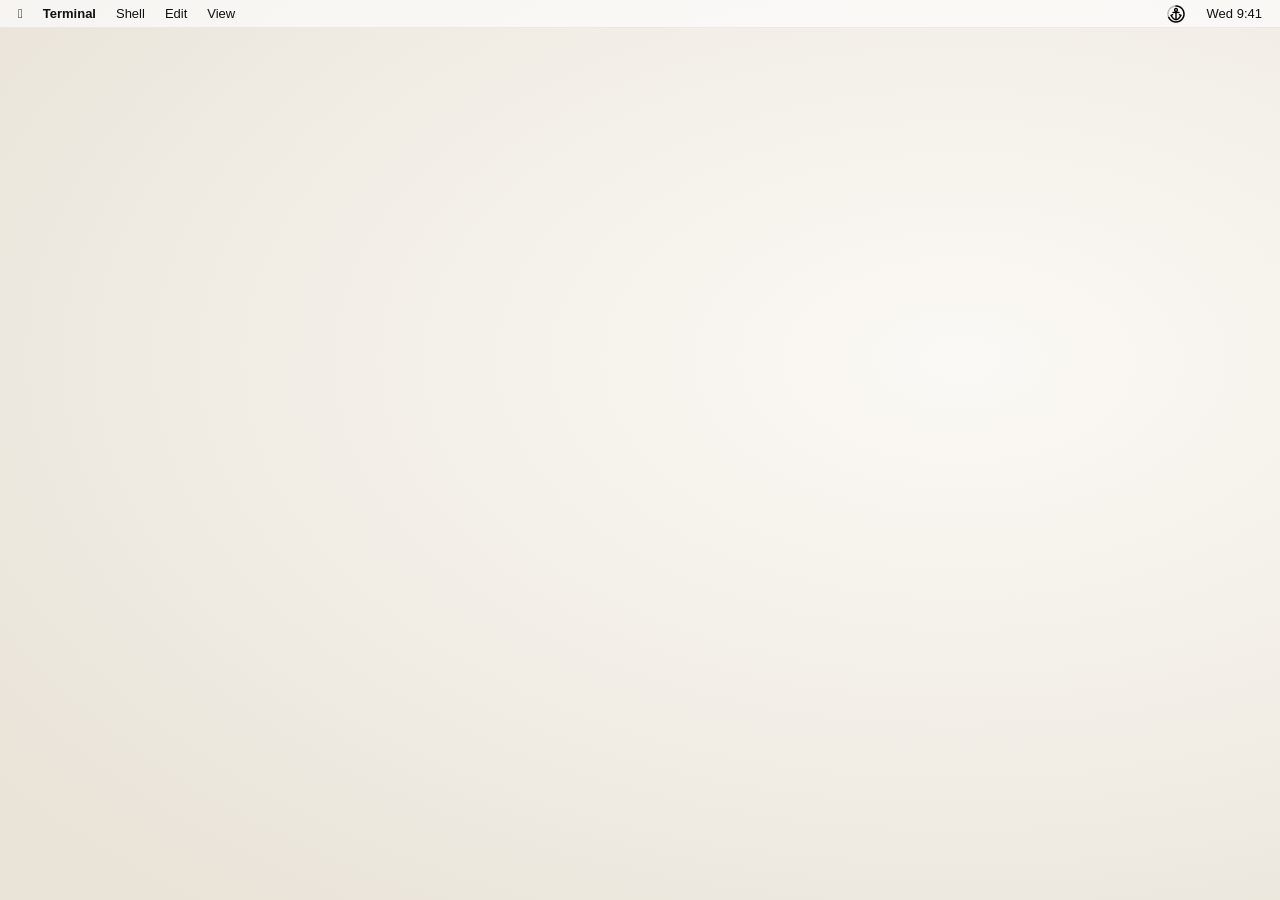
<file: docs/video-src/index.html>
<!doctype html>
<html><head><meta charset="utf-8"><title>Claude Anchor tour</title>
<!-- Tour composition. Every UI pixel is a real SwiftUI render from assets/ (see README.md).
     Driven by window.seek(t) so render.js can capture it frame by frame. -->
<style>
  :root { --paper:#F5F3EE; --ink:#2B2622; --muted:#6E655C; --clay:#B9583A; --accent:#D97757; --teal:#2A7262; }
  * { box-sizing:border-box; margin:0; padding:0; }
  html,body { width:1280px; height:720px; overflow:hidden; background:var(--paper); }
  body { font-family:-apple-system,"SF Pro Display","Helvetica Neue",sans-serif; color:var(--ink); -webkit-font-smoothing:antialiased; }
  #stage { position:absolute; inset:0; overflow:hidden; background:radial-gradient(1200px 700px at 75% 40%, #FBF9F5 0%, #F1EDE5 60%, #E9E3D8 100%); }
  #night { position:absolute; inset:0; background:radial-gradient(1200px 700px at 75% 40%, #2A2825 0%, #1D1C1A 70%, #151413 100%); opacity:0; }
  .abs { position:absolute; }
  img { display:block; }
  /* menu bar */
  #menubar { left:0; top:0; width:1280px; height:28px; background:rgba(255,255,255,.62); border-bottom:1px solid rgba(0,0,0,.06);
             display:flex; align-items:center; justify-content:flex-end; gap:18px; padding:0 18px; font-size:13px; font-weight:500; }
  #menubar .l { position:absolute; left:18px; display:flex; gap:20px; }
  #mbicon { width:26px; height:22px; border-radius:5px; display:flex; align-items:center; justify-content:center; }
  #mbicon img { width:18px; height:18px; }
  /* captions */
  .cap { position:absolute; left:84px; top:250px; width:620px; opacity:0; }
  .cap h1 { font-size:50px; line-height:1.06; font-weight:700; letter-spacing:-1.2px; }
  .cap p { margin-top:18px; font-size:22px; line-height:1.4; color:var(--muted); max-width:560px; }
  .cap .k { display:inline-block; font-size:14px; font-weight:700; letter-spacing:2px; text-transform:uppercase; color:var(--clay); margin-bottom:16px; }
  .cap.center { left:0; width:1280px; top:52px; text-align:center; }
  .cap.center p { margin:12px auto 0; max-width:900px; }
  .cap.center h1 { font-size:44px; }
  .dark .cap h1 { color:#F2EEE8; } .dark .cap p { color:#B7AEA4; }
  /* windows */
  .win { position:absolute; overflow:hidden; border-radius:12px; background:var(--paper);
         box-shadow:0 0 0 .5px rgba(0,0,0,.18), 0 18px 50px rgba(60,40,20,.20), 0 4px 12px rgba(60,40,20,.10); }
  #pop { left:860px; top:36px; width:340px; height:640px; transform-origin:170px 0; }
  #popin { position:absolute; left:0; top:0; width:340px; }
  #popin img { position:absolute; left:0; top:-2px; width:340px; }
  #popin img.t0 { top:0; }   /* these renders have no transparent 2 pt band at the top */
  #harbor { position:absolute; left:16px; top:73.5px; width:308px; height:220px; overflow:hidden; border-radius:18px; }
  #harbor svg { display:block; overflow:visible; }
  #spin { position:absolute; left:301px; top:29px; width:18px; height:18px; border-radius:50%;
          background:url(assets/home-personal.png) no-repeat; background-size:340px auto; background-position:-301px -29px; }
  .ring { position:absolute; border:3px solid var(--teal); border-radius:16px; opacity:0; }
  #panes { left:0; top:0; }
  #panes .win { width:340px; height:640px; transform-origin:50% 0; }
  #panes img { width:340px; }
  #popout { left:800px; top:70px; width:400px; height:600px; transform-origin:300px 0; }
  #popout img { width:400px; }
  /* floating scene */
  #desk { left:520px; top:70px; width:700px; height:600px; border-radius:12px; background:#FFFFFF; opacity:0;
          box-shadow:0 0 0 .5px rgba(0,0,0,.14), 0 18px 50px rgba(60,40,20,.14); overflow:hidden; }
  #desk .bar { height:34px; background:#F3F1EC; border-bottom:1px solid #E6E1D8; display:flex; gap:8px; align-items:center; padding-left:14px; }
  #desk .bar i { width:12px; height:12px; border-radius:50%; background:#DDD6CB; display:block; }
  #desk .code { padding:26px 30px; }
  #desk .code b { display:block; height:11px; border-radius:6px; margin:0 0 15px; background:#ECE7DF; }
  #fb { left:1040px; top:520px; width:108px; height:108px; }
  #fb img { position:absolute; inset:0; width:108px; height:108px; }
  #glow { position:absolute; left:20px; top:18px; width:68px; height:68px; border-radius:50%; box-shadow:0 0 0 0 rgba(42,114,98,.0); }
  #tip { width:340px; }
  #quick { width:280px; border-radius:16px; overflow:hidden; box-shadow:0 0 0 .5px rgba(0,0,0,.16), 0 18px 46px rgba(60,40,20,.22); transform-origin:100% 100%; }
  #quick img { width:280px; display:block; }
  #quick img + img { position:absolute; left:0; top:0; }
  /* end card */
  #end { left:0; top:0; width:1280px; height:720px; display:flex; flex-direction:column; align-items:center; justify-content:center; opacity:0; }
  #logo { width:80px; height:80px; border-radius:18px; overflow:hidden; box-shadow:0 10px 30px rgba(185,88,58,.30); }
  #logo div { width:80px; height:80px; background:url(assets/home-work.png) no-repeat; background-size:971px auto; background-position:-48.6px -73.6px; }
  #end h1 { margin-top:26px; font-size:60px; font-weight:700; letter-spacing:-1.5px; }
  #end h1 span { color:var(--muted); font-weight:500; }
  #end p { margin-top:10px; font-size:22px; color:var(--muted); }
  #end code { margin-top:30px; font:500 22px/1 "SF Mono",Menlo,monospace; background:#2B2622; color:#F5F3EE; padding:16px 24px; border-radius:12px; }
  #end code s { text-decoration:none; color:var(--accent); }
  /* cursor */
  #cursor { left:0; top:0; width:26px; height:34px; z-index:50; transform-origin:3px 3px; }
  #click { width:44px; height:44px; margin:-22px 0 0 -22px; border-radius:50%; border:2.5px solid var(--accent); opacity:0; z-index:49; }
</style></head>
<body><div id="stage">
  <div id="night"></div>

  <div id="menubar" class="abs">
    <div class="l"><b>&#63743;</b><span style="font-weight:700">Terminal</span><span>Shell</span><span>Edit</span><span>View</span></div>
    <span id="mbicon"><img src="assets/menubar-icon.png" alt=""></span><span>Wed 9:41</span>
  </div>

  <div class="cap" id="c1"><div class="k">Claude Anchor 0.3</div><h1>Every limit at a glance</h1><p>5-hour and weekly limits for every Claude Code account, right in the menu bar.</p></div>
  <div class="cap" id="c2"><h1>Light or dark</h1><p>Follows your system appearance.</p></div>
  <div class="cap" id="c3"><h1>Fresh 5-hour windows, spotted</h1><p>Anchor tells you when another account has a full window waiting.</p></div>
  <div class="cap" id="c4"><h1>Drop the anchor to switch accounts</h1><p>Drag it onto any account. New sessions start there.</p></div>
  <div class="cap" id="c5"><h1>Refresh any time</h1><p>One click fetches live usage for every account.</p></div>
  <div class="cap center" id="c6"><h1>Accounts, folder rules, settings</h1><p>Route each folder to its own account. One calm style throughout.</p></div>
  <div class="cap" id="c7"><h1>Pop it out, quietly</h1><p>A small floating panel. No Dock icon, and it never steals focus.</p></div>
  <div class="cap" id="c8" style="top:220px;width:440px"><h1>A floating anchor that stays out of the way</h1><p>Its ring is your 5-hour use. It glows teal when a fresh window is waiting.</p></div>

  <div id="pop" class="win">
    <div id="popin">
      <img id="hWork" src="assets/home-work.png" alt="">
      <img id="hWorkBare" src="assets/home-work-bare.png" alt="" style="opacity:0">
      <img id="hDrag" src="assets/home-drag.png" alt="" style="opacity:0">
      <img id="hDrag0" src="assets/home-drag-work.png" alt="" style="opacity:0">
      <img id="hDrag1" src="assets/home-drag-client.png" alt="" style="opacity:0">
      <img id="hDrag2" src="assets/home-drag-personal.png" alt="" style="opacity:0">
      <img id="hPersBare" class="t0" src="assets/home-personal-bare.png" alt="" style="opacity:0">
      <img id="hPers" class="t0" src="assets/home-personal.png" alt="" style="opacity:0">
      <img id="hDark" src="assets/home-work-dark.png" alt="" style="opacity:0">
      <!-- harbor overlay: the app's chain, hull and anchor redrawn from Harbor.swift's geometry (HarborView, width 308) -->
      <div id="harbor" style="opacity:0">
        <svg width="308" height="220" viewBox="0 0 308 220">
          <defs>
            <filter id="ash" x="-60%" y="-60%" width="220%" height="220%"><feDropShadow dx="0" dy="4" stdDeviation="3" flood-color="#000" flood-opacity=".28"/></filter>
            <filter id="aglow" x="-80%" y="-80%" width="260%" height="260%"><feDropShadow dx="0" dy="0" stdDeviation="4" flood-color="#D97757" flood-opacity=".8"/></filter>
          </defs>
          <ellipse id="rip1" fill="none" stroke="#D97757" stroke-width="1.5"/>
          <ellipse id="rip2" fill="none" stroke="#D97757" stroke-width="1"/>
          <path id="chainS" fill="none" stroke="rgba(0,0,0,.22)" stroke-width="5" stroke-linecap="round"/>
          <path id="chain" fill="none" stroke="#8A7F72" stroke-width="3" stroke-linecap="round" stroke-dasharray="5 3"/>
          <rect x="112.5" y="-11.5" width="83" height="23" rx="8.5" fill="#F0EDE6" stroke="rgba(0,0,0,.10)"/>
          <circle cx="154" cy="6" r="4.5" fill="#D97757"/>
          <g id="aGlow"><g id="aShadow" filter="url(#ash)"><g id="anchor">
            <path id="aPath" fill="none" stroke="#D97757" stroke-width="2.4" stroke-linecap="round" stroke-linejoin="round"/>
          </g></g></g>
        </svg>
      </div>
      <div id="spin" style="opacity:0"></div>
      <div class="ring" id="rFresh" style="left:13px;top:307px;width:315px;height:100px"></div>
      <div class="ring" id="rTag" style="left:274px;top:209px;width:52px;height:21px;border-radius:9px;border-width:2px"></div>
    </div>
  </div>

  <div id="panes" class="abs">
    <div class="win" id="p1" style="left:180px;top:178px"><img src="assets/accounts.png" alt=""></div>
    <div class="win" id="p2" style="left:470px;top:178px"><img src="assets/rules.png" alt=""></div>
    <div class="win" id="p3" style="left:760px;top:178px"><img src="assets/settings.png" alt=""></div>
  </div>

  <div id="popout" class="win"><img src="assets/popout.png" alt=""></div>

  <div id="desk" class="abs"><div class="bar"><i></i><i></i><i></i></div><div class="code" id="codelines"></div></div>
  <img id="tip" class="abs" src="assets/tip.png" alt="" style="opacity:0">
  <div id="quick" class="abs" style="opacity:0"><img id="qWork" src="assets/quick-work.png" alt=""><img id="qPers" src="assets/quick-personal.png" alt="" style="opacity:0"></div>
  <div id="fb" class="abs" style="opacity:0">
    <div id="glow"></div>
    <img id="bCalm" src="assets/button-calm.png" alt="">
    <img id="bWork" src="assets/button-work.png" alt="" style="opacity:0">
    <img id="bPers" src="assets/button-personal.png" alt="" style="opacity:0">
  </div>

  <div id="end" class="abs">
    <div id="logo"><div></div></div>
    <h1>Claude Anchor <span>v0.3</span></h1>
    <p>Every Claude Code account, one calm app.</p>
    <code><s>$</s> brew install --cask sumithsb/tap/claude-anchor</code>
  </div>

  <div id="click" class="abs"></div>
  <svg id="cursor" class="abs" viewBox="0 0 26 34"><path d="M3 2 L3 26 L9 20.5 L13.2 30.5 L17.4 28.7 L13.3 19 L21.5 19 Z" fill="#111" stroke="#fff" stroke-width="2" stroke-linejoin="round"/></svg>
</div>
<script>
const $ = id => document.getElementById(id);
const clamp = (v, a = 0, b = 1) => Math.min(b, Math.max(a, v));
const ease = x => x < .5 ? 4 * x * x * x : 1 - Math.pow(-2 * x + 2, 3) / 2;
const out = x => 1 - Math.pow(1 - x, 3);
const seg = (t, a, b, f = ease) => f(clamp((t - a) / (b - a)));
const lerp = (a, b, k) => a + (b - a) * k;
// visible between a and b with fade d at both ends
const win = (t, a, b, d = .35) => Math.min(seg(t, a, a + d, out), 1 - seg(t, b - d, b));

{ const w = [88, 64, 72, 40, 80, 56, 30, 70, 62, 48, 84, 36, 66, 52, 74, 44, 60, 28];
  $('codelines').innerHTML = w.map((p, i) => `<b style="width:${p}%;margin-left:${(i % 4 === 0 ? 0 : (i % 3) * 22)}px"></b>`).join(''); }

// Scene boundaries (seconds)
const S = { glance: 0, dark: 3.6, fresh: 5.0, sw: 7.4, refresh: 11.4, panes: 13.4, popout: 16.2, float: 18.8, end: 24.0, total: 26.2 };
const POP = { x: 860, y: 36 };
// ---- drag the anchor (harbor coordinates; mirrors HarborView: berth x = 308/3*(i+.5), rest y 132) ----
const HW = 308, HX = HW / 2, REST = [0, 1, 2].map(i => HW / 3 * (i + .5)), DY = 132;
function harborToStage(x, y) { return [POP.x + 16 + x, POP.y + 73.5 + y]; }
const D = { grab: S.sw + .9, rel: S.sw + 2.55, bare: S.sw + .7, done: S.sw + 3.6 };
const dragKeys = [[D.grab, REST[0], DY], [D.grab + .3, 62, 108], [D.grab + .95, 150, 90], [D.rel - .2, 252, 104], [D.rel, 257, 106]];
function spring(dt) {   // SwiftUI .spring(response: 0.42, dampingFraction: 0.5), released at rest
  const w = 2 * Math.PI / .42, z = .5, wd = w * Math.sqrt(1 - z * z);
  return Math.exp(-z * w * dt) * (Math.cos(wd * dt) + z * w / wd * Math.sin(wd * dt));
}
function anchorPos(t) {
  if (t <= D.grab) return [REST[0], DY];
  if (t < D.rel) {
    for (let i = 0; i < dragKeys.length - 1; i++) {
      const [t0, x0, y0] = dragKeys[i], [t1, x1, y1] = dragKeys[i + 1];
      if (t <= t1) { const k = clamp((t - t0) / (t1 - t0)), kx = ease(k), ky = Math.sin(k * Math.PI / 2) ** 1.2; return [lerp(x0, x1, kx), lerp(y0, y1, i === 0 ? out(k) : k * k * (3 - 2 * k))]; }
    }
  }
  const [, x0, y0] = dragKeys[dragKeys.length - 1], d = spring(t - D.rel);
  return [REST[2] + (x0 - REST[2]) * d, DY + (y0 - DY) * d];
}
const dragging = t => t >= D.grab && t < D.rel;
function hotAt(x, y) {   // HarborView.hotAt
  if (y < 76) return null;
  let hot = null, best = HW / 3 * .55 + 6;
  REST.forEach((bx, i) => { const d = Math.abs(x - bx); if (d < best) { best = d; hot = i; } });
  return hot;
}
const hotSegs = (() => {   // [from, to, berth] while dragging, sampled once
  const segs = []; let cur = null;
  for (let t = D.grab; t <= D.rel; t += .005) {
    const h = hotAt(...anchorPos(t));
    if (h !== (cur && cur[2])) { if (cur) cur[1] = t; cur = h === null ? null : [t, D.rel, h]; if (cur) segs.push(cur); }
  }
  return segs;
})();
function glyph() {   // AnchorGlyph in a 22x26 rect centred on the eye-frame origin (SwiftUI frame 40x40)
  const w = 22, h = 26, x = 0, minX = -11, maxX = 11, minY = -13, maxY = 13, r = w * .14;
  return `M${x + r},${minY + r} a${r},${r} 0 1,0 ${-2 * r},0 a${r},${r} 0 1,0 ${2 * r},0` +
    `M${x},${minY + w * .28} L${x},${maxY}` +
    `M${x - w * .3},${minY + h * .36} L${x + w * .3},${minY + h * .36}` +
    `M${minX},${minY + h * .62} Q${x},${maxY + h * .42} ${maxX},${minY + h * .62}` +
    `M${minX},${minY + h * .62} L${minX + w * .16},${minY + h * .56}` +
    `M${maxX},${minY + h * .62} L${maxX - w * .16},${minY + h * .56}`;
}
document.getElementById('aPath').setAttribute('d', glyph());
function drawHarbor(t) {
  const [ax, ay] = anchorPos(t), drag = dragging(t);
  const lift = drag ? seg(t, D.grab, D.grab + .15, out) : 1 - seg(t, D.rel, D.rel + .2, out);
  // chain (HarborChain): hull (154,10) -> eye (ax, ay-16), sag shrinks with distance, -20 while dragged
  const tx = ax, ty = ay - 16, sag = Math.max(8, 46 - Math.abs(tx - HX) * .12 - (drag ? 20 : 0));
  const d = `M${HX},10 Q${(HX + tx) / 2},${(10 + ty) / 2 + sag} ${tx},${ty}`;
  $('chain').setAttribute('d', d); $('chainS').setAttribute('d', d);
  // tilt toward the hull like anchorView, plus a little sway from horizontal speed while dragged
  const [px] = anchorPos(t - 1 / 30), vel = (ax - px) * 30;
  const tilt = Math.atan2(ax - HX, Math.max(20, ay - 10)) * -40 / Math.PI + clamp(-vel * .035, -10, 10) * lift
             + (drag ? Math.sin((t - D.grab) * 9) * 2.5 * lift : 0);
  const sc = 1 + .12 * lift;
  $('anchor').setAttribute('transform', `translate(${ax},${ay - 12}) rotate(${tilt}) scale(${sc}) translate(0,12)`);
  $('aGlow').setAttribute('filter', lift > .02 ? 'url(#aglow)' : ''); $('aGlow').style.opacity = 1;
  $('aGlow').querySelector('#aShadow').style.opacity = 1;
  // splash rings at the water line where it docks (HarborRipple, easeOut 0.9 s)
  const rt = seg(t, D.rel + .03, D.rel + .93, out), on = t > D.rel && rt < 1;
  [['rip1', 6, 42, 0], ['rip2', 4, 30, .25]].forEach(([id, base, grow, delay]) => {
    const k = Math.max(0, (rt - delay) / (1 - delay)), rx = base + grow * k;
    const e = $(id); e.setAttribute('cx', REST[2]); e.setAttribute('cy', 66); e.setAttribute('rx', rx); e.setAttribute('ry', rx * .26);
    e.style.opacity = on ? 1 - rt : 0;
  });
}

// cursor path: [t, x, y]; holds between keys, eased moves
const path = [
  [0, 640, 420], [.65, 1030, 15], [1.3, 1030, 15], [1.9, 760, 470],
  [S.sw + .05, 760, 470], [S.sw + .8, ...harborToStage(REST[0], 121)],
  [S.sw + 3.0, ...harborToStage(REST[2], 121)], [S.refresh + .1, ...harborToStage(REST[2], 121)], [S.refresh + .6, POP.x + 310, POP.y + 42], [S.refresh + 1.3, POP.x + 310, POP.y + 42], [S.refresh + 1.9, 780, 520],
  [S.float + .2, 900, 640], [S.float + 1.3, 1096, 572], [S.float + 2.3, 1096, 572], [S.float + 3.0, 902, 495], [S.float + 4.2, 902, 495], [S.float + 5.0, 900, 660]
];
const clicks = [.8, S.refresh + .75, S.float + 2.2, S.float + 3.2];
const cursorShown = t => Math.max(win(t, 0, 2.2, .3), win(t, S.sw, S.refresh + 2.2, .3), win(t, S.float + .1, S.float + 5.0, .3));
// sound cues for audio.py (render.js writes them to cues.json)
window.CUES = () => ({ total: S.total, clicks, grab: D.grab, release: D.rel, land: D.rel + .11, fresh: [S.fresh + .3, S.float + .8],
  whoosh: [.8, S.panes + .3, S.popout + .3, S.float + 2.25], spin: [S.refresh + .75, S.refresh + 1.8], end: S.end, dark: S.dark, scenes: S });

function cursorAt(t) {
  if (t >= D.grab - .02 && t < D.rel + .15) { const [x, y] = anchorPos(Math.min(t, D.rel)); return harborToStage(x, y - 11); }
  for (let i = 0; i < path.length - 1; i++) {
    const [t0, x0, y0] = path[i], [t1, x1, y1] = path[i + 1];
    if (t <= t1) { const k = seg(t, t0, t1); return [lerp(x0, x1, k), lerp(y0, y1, k)]; }
  }
  const l = path[path.length - 1]; return [l[1], l[2]];
}
const op = (id, v) => { $(id).style.opacity = v; };
const tf = (id, v) => { $(id).style.transform = v; };

window.seek = function (t) {
  // night (dark appearance beat)
  const dk = Math.min(seg(t, S.dark, S.dark + .45), 1 - seg(t, S.fresh - .45, S.fresh));
  op('night', dk); $('stage').classList.toggle('dark', dk > .5);
  $('menubar').style.background = `rgba(${lerp(255, 40, dk)},${lerp(255, 38, dk)},${lerp(255, 36, dk)},.62)`;
  $('menubar').style.color = dk > .5 ? '#EEE' : '#111';
  $('mbicon').querySelector('img').style.filter = dk > .5 ? 'invert(1)' : 'none';
  $('mbicon').style.background = (t > .78 && t < S.panes) || (t > S.popout - .1 && t < S.popout + 2.5) ? (dk > .5 ? 'rgba(255,255,255,.18)' : 'rgba(0,0,0,.10)') : 'transparent';
  op('menubar', 1 - seg(t, S.end - .4, S.end));

  // captions
  const caps = [['c1', 0.9, S.dark], ['c2', S.dark, S.fresh], ['c3', S.fresh, S.sw], ['c4', S.sw, S.refresh], ['c5', S.refresh, S.panes],
                ['c6', S.panes, S.popout], ['c7', S.popout, S.float], ['c8', S.float, S.end]];
  for (const [id, a, b] of caps) { const v = win(t, a, b, .4); op(id, v); tf(id, `translateY(${(1 - seg(t, a, a + .5, out)) * 18}px)`); }

  // popover: opens on menubar click, leaves for the panes scene
  const popIn = seg(t, .8, 1.2, out), popOut = seg(t, S.panes, S.panes + .4);
  op('pop', popIn * (1 - popOut));
  tf('pop', `translateY(${(1 - popIn) * -10 + popOut * -10}px) scale(${lerp(.97, 1, popIn)})`);
  const scroll = 456 * (seg(t, 1.4, 2.5) - seg(t, 2.7, 3.4));
  tf('popin', `translateY(${-scroll}px)`);
  op('hDark', dk);
  // drag scene: bare harbor + drawn anchor, mid-drag berth states, then the real Personal render
  const inDrag = t >= D.bare && t < D.done;
  op('hWork', 1); op('hWorkBare', inDrag ? 1 : 0); op('harbor', inDrag ? 1 : 0);
  op('hDrag', t >= D.grab && t < D.rel + .25 ? Math.min(seg(t, D.grab, D.grab + .12), 1) : 0);
  [0, 1, 2].forEach(i => {
    let v = 0;
    for (const [a, b, h] of hotSegs) if (h === i) v = Math.max(v, Math.min(seg(t, a, a + .15), 1 - seg(t, b, b + .15)));
    op('hDrag' + i, t < D.rel + .25 ? v : 0);
  });
  op('hPersBare', inDrag ? seg(t, D.rel, D.rel + .25) : 0);
  op('hPers', t >= D.done ? 1 : 0);
  if (inDrag) drawHarbor(t);
  // fresh highlight rings
  const pulse = win(t, S.fresh + .3, S.sw - .1, .3) * (.6 + .4 * Math.sin((t - S.fresh) * 6));
  op('rFresh', pulse); op('rTag', pulse);
  // refresh spinner
  const sp = seg(t, S.refresh + .75, S.refresh + 1.8);
  op('spin', sp > 0 && sp < 1 ? 1 : 0); tf('spin', `rotate(${sp * 720}deg)`);

  // panes fan in
  [['p1', 0], ['p2', .12], ['p3', .24]].forEach(([id, d]) => {
    const k = seg(t, S.panes + .3 + d, S.panes + .9 + d, out), o = seg(t, S.popout - .35, S.popout);
    op(id, k * (1 - o)); tf(id, `translateY(${(1 - k) * 40}px) scale(.76)`);
  });

  // pop-out panel
  const pk = seg(t, S.popout + .3, S.popout + .9, out), po = seg(t, S.float - .35, S.float);
  op('popout', pk * (1 - po)); tf('popout', `translateY(${(1 - pk) * -30}px) scale(${lerp(.8, .9, pk)})`);
  $('popout').querySelector('img').style.transform = `translateY(${-210 * seg(t, S.popout + 1.2, S.float - .3)}px)`;

  // floating scene
  const F = S.float, fin = win(t, F, S.end, .4);
  op('desk', fin); tf('desk', `translateY(${(1 - seg(t, F, F + .5, out)) * 20}px)`);
  op('fb', win(t, F + .3, S.end, .3)); tf('fb', `scale(${lerp(.6, 1, seg(t, F + .3, F + .7, out))})`);
  const fresh = seg(t, F + .8, F + 1.1), anchored = seg(t, F + 3.3, F + 3.6);
  op('bWork', fresh * (1 - anchored)); op('bPers', anchored); op('bCalm', 1 - fresh);
  const g = fresh * (1 - anchored) * (.5 + .5 * Math.sin((t - F) * 5));
  $('glow').style.boxShadow = `0 0 ${18 + 16 * g}px ${6 + 8 * g}px rgba(42,114,98,${.45 * fresh * (1 - anchored)})`;
  const tipV = win(t, F + 1.3, F + 2.2, .2);
  op('tip', tipV); $('tip').style.left = '700px'; $('tip').style.top = '548px';
  const qk = seg(t, F + 2.25, F + 2.6, out);
  op('quick', qk * (1 - seg(t, S.end - .4, S.end)));
  $('quick').style.left = '762px'; $('quick').style.top = '160px';
  tf('quick', `scale(${lerp(.9, 1, qk)})`);
  op('qPers', seg(t, F + 3.25, F + 3.6));

  // end card
  const ek = seg(t, S.end, S.end + .6, out);
  op('end', ek); tf('end', `translateY(${(1 - ek) * 16}px)`);

  // cursor + click ripple
  const [cx, cy] = cursorAt(t);
  let press = 0, ripple = -1;
  for (const c of clicks) { if (t >= c - .08 && t < c + .12) press = 1;
    if (t >= D.grab - .04 && t < D.rel) press = 1; if (t >= c && t < c + .45) ripple = (t - c) / .45; }
  op('cursor', cursorShown(t)); tf('cursor', `translate(${cx - 3}px,${cy - 3}px) scale(${press ? .86 : 1})`);
  op('click', ripple >= 0 ? (1 - ripple) * cursorShown(t) : 0);
  tf('click', `translate(${cx}px,${cy}px) scale(${.4 + ripple * .9})`);
};
Promise.all([...document.images].map(i => i.decode().catch(() => {}))).then(() => { seek(0); window.READY = true; });
</script></body></html>
</file>
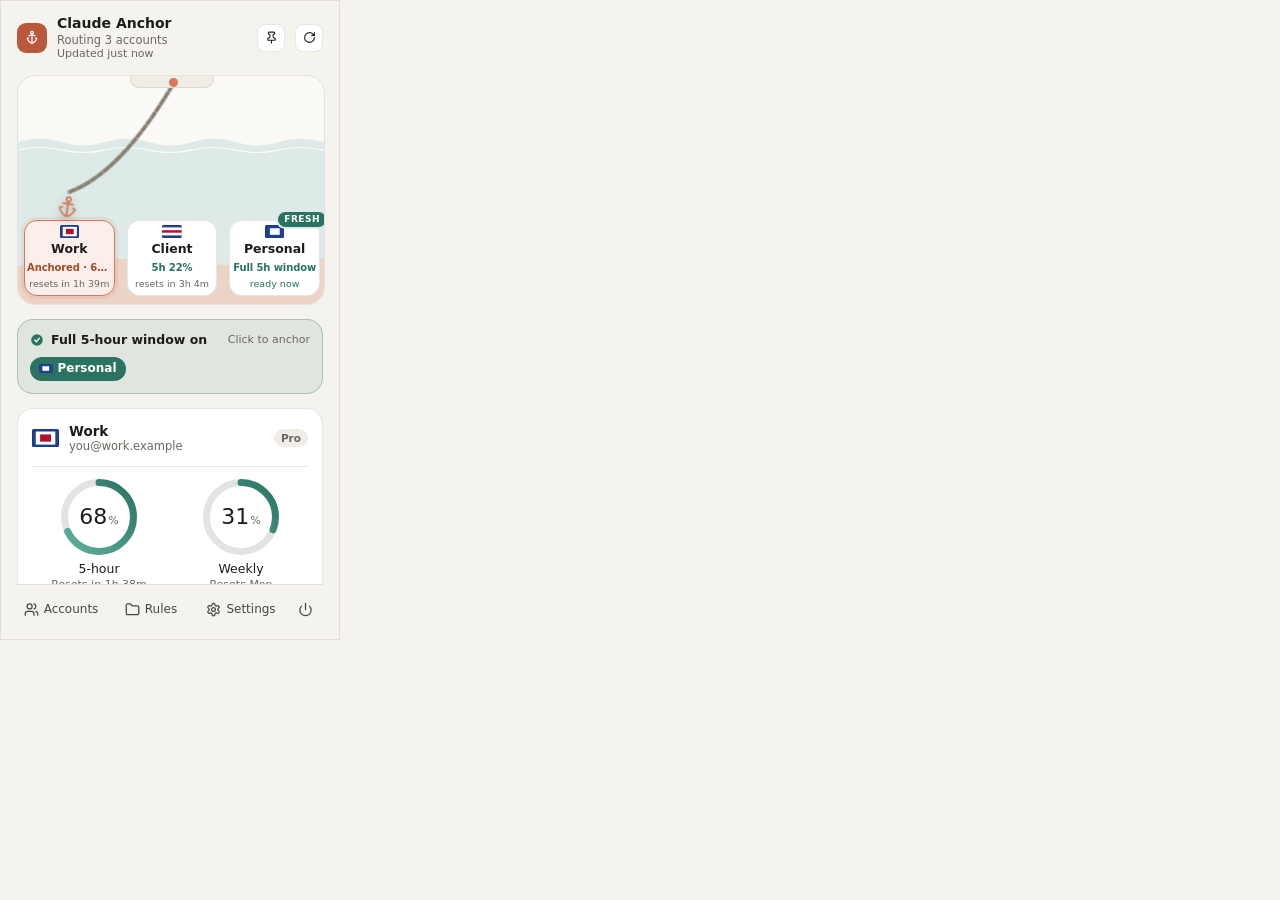
<file: cross/tray/ui/index.html>
<!doctype html>
<html lang="en">
<head>
<meta charset="utf-8">
<meta name="viewport" content="width=device-width, initial-scale=1">
<meta name="color-scheme" content="light dark">
<title>Claude Anchor</title>
<link rel="stylesheet" href="app.css">
</head>
<body>
<div id="app" aria-live="off"></div>
<script type="module">
  if (!window.__TAURI__) (await import("./mock.js")).installMock();
  await import("./app.js");
</script>
</body>
</html>
</file>
<file: cross/tray/ui/app.css>
/* Claude Anchor tray UI. "Clay" palette from docs/DESIGN.md. */
:root {
  --paper: #F5F3EE; --surface: #FFFFFF; --surface2: #F0EDE6;
  --accent: #D97757; --accent-text: #A64A28; --accent-fill: #B9583A; --accent-ink: #FFFFFF;
  --fresh: #2A7262; --fresh-ink: #FFFFFF; --amber: #8C5F0B; --limit: #B5352E;
  --text: #1D1C1A; --text2: #6B6760; --hairline: rgba(29,28,26,.10); --track: rgba(29,28,26,.12); --track-faint: rgba(29,28,26,.07);
  --sky: #FBF9F5; --sea: #DDEAE8; --foam: #FFFFFF; --seabed: #EBD3C6; --chain: #8A7F72;
  --g-ok-a: #5FB3A1; --g-ok-b: #2A7262; --g-warn-a: #E9BE5C; --g-warn-b: #B07A12; --g-crit-a: #E57A70; --g-crit-b: #B5352E;
  --shadow: 0 6px 18px rgba(0,0,0,.18);
  color-scheme: light;
}
@media (prefers-color-scheme: dark) {
  :root {
    --paper: #1D1C1A; --surface: #272624; --surface2: #302E2B;
    --accent-text: #EB9475; --accent-fill: #D97757; --accent-ink: #1D1C1A;
    --fresh: #72C2AF; --fresh-ink: #1D1C1A; --amber: #E8BA5A; --limit: #F27D72;
    --text: #F5F3EE; --text2: #A9A49B; --hairline: rgba(245,243,238,.10); --track: rgba(245,243,238,.12); --track-faint: rgba(245,243,238,.07);
    --sky: #24231F; --sea: #1F2E2D; --foam: #3C5654; --seabed: #3A2A22; --chain: #8F877C;
    --g-ok-a: #9ADBCB; --g-ok-b: #4FA593; --g-warn-a: #F4D488; --g-warn-b: #D9A23A; --g-crit-a: #FFA59C; --g-crit-b: #E0564D;
    --shadow: 0 6px 18px rgba(0,0,0,.5);
    color-scheme: dark;
  }
}
* { box-sizing: border-box; margin: 0; }
html, body { height: 100%; }
body { position: relative;
  width: 340px; height: 640px; overflow: hidden; background: var(--paper); color: var(--text);
  font: 13px/1.35 "Segoe UI Variable Text", "Segoe UI", Cantarell, Ubuntu, Inter, system-ui, -apple-system, sans-serif;
  -webkit-font-smoothing: antialiased; user-select: none; -webkit-user-select: none; cursor: default;
}
body.page { width: auto; }
button, select, input { font: inherit; color: inherit; }
button { background: none; border: 0; padding: 0; cursor: pointer; text-align: inherit; }
button:disabled { cursor: default; }
svg { display: block; flex: none; }
:focus-visible { outline: 2px solid var(--accent-text); outline-offset: 2px; border-radius: 6px; }
.sr { position: absolute; width: 1px; height: 1px; overflow: hidden; clip: rect(0 0 0 0); white-space: nowrap; }
.muted { color: var(--text2); }
.trunc { overflow: hidden; text-overflow: ellipsis; white-space: nowrap; min-width: 0; }
.ic { width: 15px; height: 15px; fill: none; stroke: currentColor; stroke-width: 2; stroke-linecap: round; stroke-linejoin: round; }

#app { height: 640px; display: flex; flex-direction: column; border: 1px solid var(--hairline); }
.scroll { flex: 1; min-height: 0; overflow-y: auto; scrollbar-width: none; }
.scroll::-webkit-scrollbar { display: none; }
.stack { display: flex; flex-direction: column; gap: 14px; padding: 14px 16px 12px; }
.pane .stack { padding-top: 8px; padding-bottom: 16px; }

/* header */
.head { display: flex; align-items: center; gap: 10px; min-height: 34px; }
.pane-head { padding: 14px 16px 4px; }
.mark { width: 30px; height: 30px; border-radius: 9px; background: var(--accent-fill); color: var(--accent-ink); display: grid; place-items: center; flex: none; }
.head .titles { flex: 1; min-width: 0; line-height: 1.25; }
.head .t1 { font-size: 14px; font-weight: 600; }
.head .t2 { font-size: 11.5px; color: var(--text2); }
.head .t3 { font-size: 11px; color: var(--text2); }
.head .t3.old { color: var(--amber); }
.ibtn { width: 28px; height: 28px; border-radius: 8px; background: var(--surface); border: 1px solid var(--hairline); display: grid; place-items: center; flex: none; }
.ibtn:hover { background: var(--surface2); }
.ibtn[aria-pressed="true"] { background: var(--accent-fill); color: var(--accent-ink); border-color: transparent; }
.ibtn:disabled .ic { opacity: .4; }
.spin .ic { animation: spin 1s linear infinite; }
@keyframes spin { to { transform: rotate(360deg); } }
.pane-title { font-size: 14px; font-weight: 600; flex: 1; }

/* generic pieces */
.card { background: var(--surface); border: 1px solid var(--hairline); border-radius: 16px; padding: 14px; }
.caption { font-size: 10.5px; font-weight: 600; letter-spacing: .8px; text-transform: uppercase; color: var(--text2); }
.btn { display: flex; align-items: center; justify-content: center; gap: 7px; min-height: 30px; padding: 0 12px; border-radius: 10px; background: var(--accent-fill); color: var(--accent-ink); font-size: 12.5px; font-weight: 600; max-width: 100%; }
.btn:hover:not(:disabled) { filter: brightness(1.06); }
.btn:active:not(:disabled) { opacity: .8; }
.btn:disabled { opacity: .5; }
.btn.fresh { background: var(--fresh); color: var(--fresh-ink); }
.btn.block { width: 100%; }
.btn.small { min-height: 24px; padding: 0 9px; font-size: 11.5px; border-radius: 8px; }
.btn.ghost { background: var(--surface); color: var(--text); border: 1px solid var(--hairline); }
.btn.danger { background: var(--limit); color: var(--surface); }
.btn.ghost:hover { background: var(--surface2); }
.pill { font-size: 10.5px; font-weight: 600; padding: 2px 7px; border-radius: 99px; background: var(--surface2); color: var(--text2); white-space: nowrap; flex: none; }
.row { display: flex; align-items: center; gap: 8px; }
.sp { flex: 1; min-width: 0; }
.hr { height: 1px; background: var(--hairline); border: 0; }
.link { color: var(--accent-text); font-weight: 600; font-size: 12.5px; }
.tinted { border-radius: 16px; padding: 12px; display: flex; gap: 10px; align-items: flex-start; }
.tinted.fresh { background: color-mix(in srgb, var(--fresh) 10%, transparent); border: 1px solid color-mix(in srgb, var(--fresh) 30%, transparent); }
.tinted.amber { background: color-mix(in srgb, var(--amber) 10%, transparent); border: 1px solid color-mix(in srgb, var(--amber) 28%, transparent); }
.tinted .body { flex: 1; min-width: 0; display: flex; flex-direction: column; gap: 8px; }
.tinted .h { font-size: 13px; font-weight: 600; }
.tinted .s { font-size: 11.5px; color: var(--text2); margin-top: 2px; }
.tinted.col { flex-direction: column; gap: 8px; }
.tinted.col .row { width: 100%; gap: 7px; }
.chips { display: flex; align-items: center; gap: 6px; }
.chip { display: flex; align-items: center; gap: 5px; height: 24px; padding: 0 9px; border-radius: 99px; background: var(--fresh); color: var(--fresh-ink); font-size: 12px; font-weight: 600; min-width: 0; }
.chip:hover { filter: brightness(1.06); }
.tinted .btn { justify-content: flex-start; width: max-content; }
.xbtn { width: 20px; height: 20px; display: grid; place-items: center; color: var(--text2); flex: none; }
.empty { min-height: 156px; display: flex; flex-direction: column; align-items: center; justify-content: center; gap: 6px; text-align: center; }
.empty .h { font-size: 14px; font-weight: 600; }
.empty .s { color: var(--text2); }
.empty .btn { margin-top: 6px; }
.spinner { width: 12px; height: 12px; border: 2px solid var(--track); border-top-color: var(--text2); border-radius: 50%; animation: spin .9s linear infinite; flex: none; }

/* segmented */
.seg { display: flex; gap: 2px; padding: 2px; background: var(--surface2); border-radius: 9px; }
.seg button { height: 22px; padding: 0 9px; border-radius: 7px; font-size: 11.5px; font-weight: 500; color: var(--text2); border: 1px solid transparent; white-space: nowrap; text-align: center; }
.seg.fill button { flex: 1; }
.seg button[aria-checked="true"] { background: var(--surface); color: var(--text); border-color: var(--hairline); }

/* switch */
.sw { appearance: none; -webkit-appearance: none; width: 34px; height: 20px; border-radius: 99px; background: var(--track); position: relative; flex: none; cursor: pointer; transition: background .15s; border: 1px solid var(--hairline); }
.sw::after { content: ""; position: absolute; top: 1px; left: 1px; width: 16px; height: 16px; border-radius: 50%; background: #fff; box-shadow: 0 1px 2px rgba(0,0,0,.3); transition: transform .15s; }
.sw:checked { background: var(--accent-fill); }
.sw:checked::after { transform: translateX(14px); }
.sw:disabled { opacity: .45; cursor: default; }

/* select / inputs */
.sel { appearance: none; -webkit-appearance: none; background: var(--surface) url("data:image/svg+xml,%3Csvg xmlns='http://www.w3.org/2000/svg' width='10' height='6' fill='none' stroke='%23888' stroke-width='1.6' stroke-linecap='round'%3E%3Cpath d='m1 1 4 4 4-4'/%3E%3C/svg%3E") no-repeat right 8px center; border: 1px solid var(--hairline); border-radius: 8px; height: 28px; padding: 0 26px 0 9px; max-width: 100%; text-overflow: ellipsis; cursor: pointer; }
.sel.block { width: 100%; height: 30px; }
.sel.inline { border-color: transparent; background-color: transparent; font-weight: 500; font-size: 12.5px; padding-left: 0; padding-right: 20px; }
.sel option { background: var(--surface); color: var(--text); }
.inp { height: 28px; border: 1px solid var(--hairline); background: var(--surface); border-radius: 8px; padding: 0 9px; width: 100%; min-width: 0; user-select: text; -webkit-user-select: text; }
.inp:focus-visible { outline-offset: 0; }

/* rings */
.rings { display: flex; gap: 8px; }
.ring { flex: 1; display: flex; flex-direction: column; align-items: center; gap: 6px; }
.ring svg { width: 76px; height: 76px; }
.ring .pct { font-size: 22px; font-weight: 300; font-variant-numeric: tabular-nums; }
.ring .pct small { font-size: 11px; color: var(--text2); margin-left: 1px; }
.ring .pct.crit { color: var(--limit); }
.ring .lbl { font-size: 12.5px; font-weight: 500; text-align: center; }
.ring .rs { font-size: 11px; color: var(--text2); text-align: center; white-space: nowrap; }
.ring .box { position: relative; width: 76px; height: 76px; }
.ring .box .pct { position: absolute; inset: 0; display: grid; place-items: center; }
.ring .arc { transition: stroke-dashoffset .5s ease-out; }

/* usage */
.big { font-size: 28px; font-weight: 300; font-variant-numeric: tabular-nums; }
.urow .top { display: flex; align-items: center; gap: 8px; font-size: 12.5px; }
.urow .num { font-variant-numeric: tabular-nums; white-space: nowrap; }
.urow .cost { width: 60px; text-align: right; color: var(--text2); }
.bar { height: 4px; border-radius: 4px; background: var(--track-faint); margin-top: 4px; overflow: hidden; }
.bar > i { display: block; height: 100%; border-radius: 4px; background: var(--accent); }

/* nav */
.nav { display: flex; gap: 2px; padding: 8px 16px 8px; border-top: 1px solid var(--hairline); margin: 0 16px; padding-left: 0; padding-right: 0; flex: none; }
.navwrap { flex: none; padding-bottom: 6px; }
.nav button { flex: 1; height: 32px; display: flex; align-items: center; justify-content: center; gap: 5px; border-radius: 8px; font-size: 12px; font-weight: 500; color: color-mix(in srgb, var(--text) 80%, transparent); }
.nav button:hover { background: var(--track-faint); }
.nav button.q { flex: 0 0 36px; }

/* pane lists */
.section { display: flex; flex-direction: column; gap: 6px; }
.section .caption { padding: 0 4px; }
.group { background: var(--surface); border: 1px solid var(--hairline); border-radius: 16px; padding: 2px 14px; }
.group > * + * { border-top: 1px solid var(--hairline); }
.foot { font-size: 11px; color: var(--text2); padding: 0 4px; }
.prow { display: flex; align-items: center; gap: 8px; min-height: 40px; font-size: 13px; }
.prow .lab { flex: 1; min-width: 0; }
.prow .lab small { display: block; font-size: 11px; color: var(--text2); }
.arow { display: flex; align-items: center; gap: 10px; padding: 9px 0; }
.arow .nm { font-weight: 600; font-size: 13.5px; }
.arow .em { font-size: 12px; color: var(--text2); display: flex; align-items: center; gap: 6px; min-width: 0; }
.arow .col { flex: 1; min-width: 0; line-height: 1.25; }
.dots { color: var(--text2); width: 28px; height: 28px; display: grid; place-items: center; border-radius: 50%; flex: none; }
.dots:hover { color: var(--text); background: var(--track-faint); }
.dots .ic { width: 18px; height: 18px; }
.addrow { display: flex; align-items: center; gap: 8px; min-height: 40px; width: 100%; color: var(--accent-text); font-weight: 600; font-size: 12.5px; }
.rrow { padding: 10px 0; display: flex; flex-direction: column; gap: 8px; }
.rrow .path { font-weight: 600; font-size: 12.5px; }
.status { display: flex; align-items: center; gap: 6px; padding: 5px 8px; border-radius: 8px; font-size: 11.5px; font-weight: 500; }
.status i { width: 6px; height: 6px; border-radius: 50%; flex: none; }
.kbd { font-size: 11px; font-weight: 500; color: var(--text2); background: var(--surface2); padding: 1px 6px; border-radius: 5px; }
.flag { border-radius: 1.5px; flex: none; }

/* menus, modals, toast */
.menu { position: absolute; z-index: 50; min-width: 150px; max-width: 300px; background: var(--surface); border: 1px solid var(--hairline); border-radius: 10px; padding: 4px; box-shadow: var(--shadow); }
.menu button { display: block; width: 100%; padding: 6px 10px; border-radius: 6px; font-size: 12.5px; white-space: nowrap; }
.menu button:hover, .menu button:focus-visible { background: var(--track-faint); outline-offset: -2px; }
.menu button.danger { color: var(--limit); }
.menu hr { border: 0; height: 1px; background: var(--hairline); margin: 4px 0; }
.flaggrid { display: grid; grid-template-columns: repeat(6, 1fr); gap: 4px; padding: 8px; width: 282px; }
.flaggrid button { padding: 5px 0; border-radius: 6px; display: grid; place-items: center; border: 1.5px solid transparent; }
.flaggrid button:hover { background: var(--track-faint); }
.flaggrid button[aria-pressed="true"] { border-color: var(--accent); }
.flaggrid button.used { opacity: .35; }
.scrim { position: absolute; inset: 0; z-index: 60; background: rgba(0,0,0,.35); display: grid; place-items: center; }
.modal { width: 300px; background: var(--surface); border: 1px solid var(--hairline); border-radius: 16px; padding: 16px; display: flex; flex-direction: column; gap: 10px; box-shadow: var(--shadow); }
.modal h2 { font-size: 13px; font-weight: 600; }
.modal p { font-size: 11.5px; color: var(--text2); }
.modal .acts { display: flex; justify-content: flex-end; gap: 8px; }
.toast { position: absolute; z-index: 70; left: 16px; right: 16px; bottom: 56px; background: var(--text); color: var(--paper); padding: 8px 12px; border-radius: 10px; font-size: 12px; box-shadow: var(--shadow); }

/* ---------- harbor ---------- */
.harbor { position: relative; width: 308px; height: 230px; margin: 0 auto; border-radius: 18px; overflow: hidden; background: var(--sky); border: 1px solid var(--hairline); touch-action: none; }
.harbor:focus-visible { outline: none; border: 2px solid var(--accent); }
.harbor .sea { position: absolute; inset: 0; pointer-events: none; }
.harbor .waves1 { animation: drift 7s linear infinite; }
.harbor .waves2 { animation: drift 11s linear infinite; }
@keyframes drift { to { transform: translateX(-87px); } }
.quay { position: absolute; inset: 0; will-change: transform; }
.berth { position: absolute; top: 144px; height: 76px; border-radius: 13px; background: var(--surface); border: 1px solid var(--hairline); display: flex; flex-direction: column; align-items: center; justify-content: center; gap: 3px; padding: 0 2px; text-align: center; transition: box-shadow .15s, border-color .15s, background .15s; }
.berth .nm { font-size: 12.5px; font-weight: 600; max-width: 100%; }
.berth.compact .nm { font-size: 11px; }
.berth .st { font-size: 10px; letter-spacing: -.1px; font-weight: 600; font-variant-numeric: tabular-nums; max-width: 100%; white-space: nowrap; overflow: hidden; text-overflow: ellipsis; }
.berth .sub { font-size: 9.5px; font-weight: 500; font-variant-numeric: tabular-nums; max-width: 100%; white-space: nowrap; overflow: hidden; text-overflow: ellipsis; }
.berth.lit { border-color: var(--accent); background: linear-gradient(color-mix(in srgb, var(--accent) 12%, transparent), color-mix(in srgb, var(--accent) 12%, transparent)), var(--surface); box-shadow: 0 0 0 3px color-mix(in srgb, var(--accent) 12%, transparent); }
.berth.hot { border-width: 1.5px; box-shadow: 0 0 0 4px color-mix(in srgb, var(--accent) 14%, transparent), 0 0 11px color-mix(in srgb, var(--accent) 30%, transparent); }
.berth .badge { position: absolute; top: -9px; right: -7px; background: var(--fresh); color: var(--fresh-ink); font-size: 9px; font-weight: 800; letter-spacing: .5px; padding: 0 6px; height: 15px; line-height: 15px; border-radius: 99px; box-shadow: 0 0 0 2px var(--sea); }
.berth.compact .badge { width: 10px; height: 10px; padding: 0; top: -9px; right: -3px; font-size: 0; }
.berth.ghost { background: transparent; border: 1px dashed color-mix(in srgb, var(--text) 24%, transparent); color: var(--text2); font-size: 11px; font-weight: 600; }
.berth.ghost .ic { width: 13px; height: 13px; }
.chain { position: absolute; inset: 0; pointer-events: none; overflow: visible; }
.hull { position: absolute; left: 112px; top: -12px; width: 84px; height: 24px; border-radius: 9px; background: var(--surface2); border: 1px solid var(--hairline); pointer-events: none; }
.hull::after { content: ""; position: absolute; left: 37.5px; top: 13.5px; width: 9px; height: 9px; border-radius: 50%; background: var(--accent); }
.anchor { position: absolute; left: 0; top: 0; width: 40px; height: 40px; display: grid; place-items: center; color: var(--accent); cursor: grab; transform-origin: 50% 20%; filter: drop-shadow(0 4px 4px rgba(0,0,0,.28)); touch-action: none; }
.anchor.dragging { cursor: grabbing; filter: drop-shadow(0 4px 4px rgba(0,0,0,.28)) drop-shadow(0 0 6px var(--accent)); }
.anchor.locked { cursor: default; }
.ripple { position: absolute; border: 1.5px solid var(--accent); border-radius: 50%; pointer-events: none; animation: ripple .9s ease-out forwards; }
@keyframes ripple { from { transform: scale(.15); opacity: 1; } to { transform: scale(1); opacity: 0; } }
.fadeL, .fadeR { position: absolute; top: 130px; width: 34px; height: 90px; pointer-events: none; transition: opacity .2s; }
.fadeL { left: 0; background: linear-gradient(90deg, var(--sea), transparent); }
.fadeR { right: 0; background: linear-gradient(270deg, var(--sea), transparent); }
.qarrow { position: absolute; top: 92px; width: 26px; height: 26px; border-radius: 50%; background: var(--surface); border: 1px solid var(--hairline); display: grid; place-items: center; box-shadow: 0 3px 5px rgba(0,0,0,.18); }
.qarrow .ic { width: 12px; height: 12px; stroke-width: 2.6; }
.dotsrow { position: absolute; left: 0; right: 0; bottom: 4px; display: flex; justify-content: center; gap: 4px; pointer-events: none; }
.dotsrow i { width: 4px; height: 3px; border-radius: 3px; background: var(--track); }
.dotsrow i.on { width: 12px; background: var(--accent); }

@media (prefers-reduced-motion: reduce) {
  .harbor .waves1, .harbor .waves2, .ripple, .glow { animation: none !important; }
  .ring .arc, .berth, .sw, .sw::after { transition: none !important; }
  .spin .ic, .spinner { animation-duration: 3s; }
}
@media (forced-colors: active) {
  .card, .group, .harbor, .berth, .ibtn, .modal, .menu, .sel, .inp, .tinted, #app { border: 1px solid CanvasText; }
  .berth.lit { border: 2px solid Highlight; box-shadow: none; }
  .sw { border: 1px solid ButtonText; background: Canvas; }
  .sw::after { background: ButtonText; box-shadow: none; }
  .sw:checked { background: Highlight; }
  .sw:checked::after { background: HighlightText; }
  .seg button[aria-checked="true"] { border-color: Highlight; outline: 1px solid Highlight; }
  .bar { border: 1px solid CanvasText; }
  .bar > i, .mark { background: Highlight; forced-color-adjust: none; }
  .btn { border: 1px solid ButtonText; background: ButtonFace; color: ButtonText; }
  .tinted .btn.fresh, .btn.fresh, .chip { background: ButtonFace; color: ButtonText; }
  :focus-visible { outline: 2px solid Highlight; }
}
[hidden] { display: none !important; }
</file>
